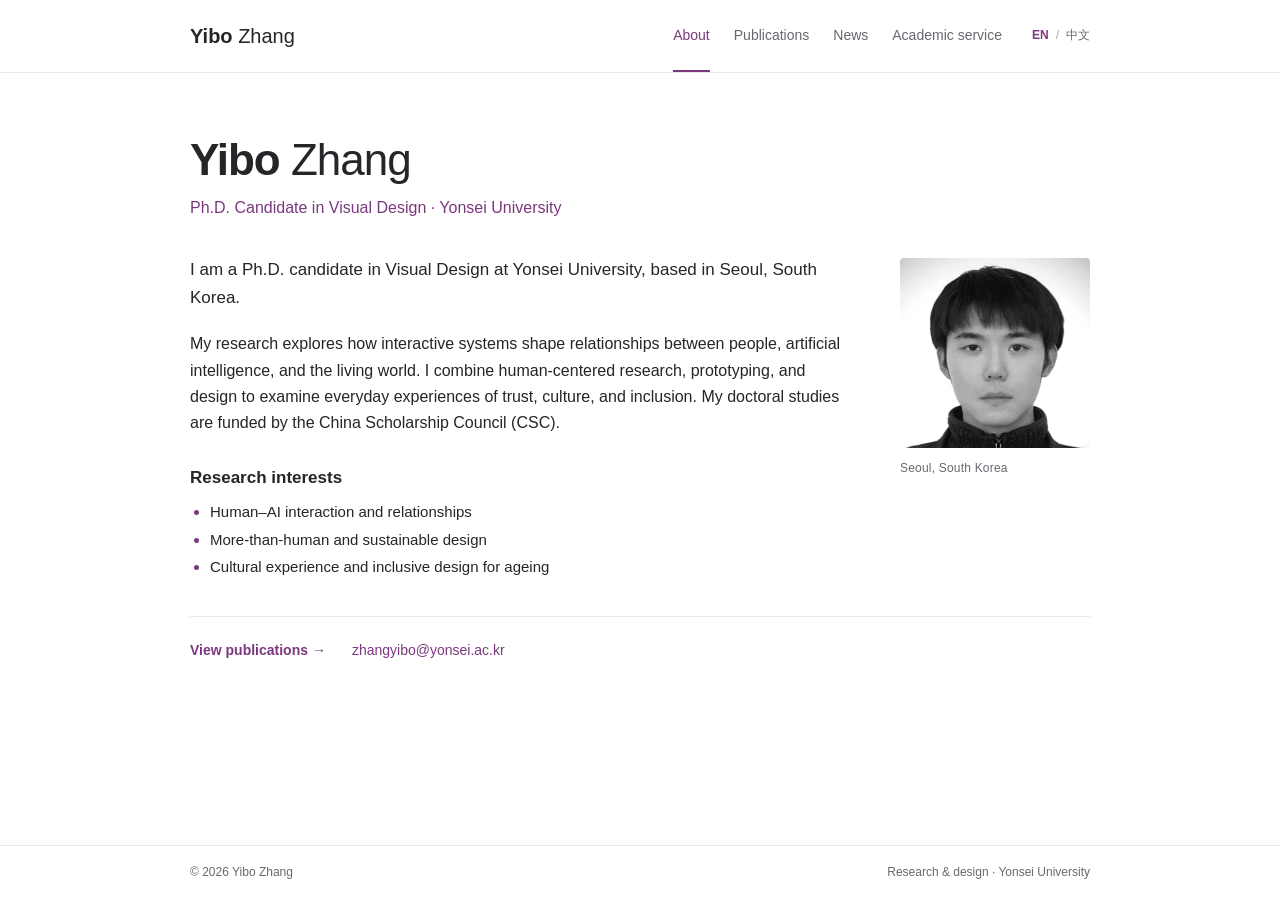
<file: index.html>
<!doctype html>
<html lang="en"><head><meta charset="utf-8"><meta name="viewport" content="width=device-width, initial-scale=1"><meta name="theme-color" content="#ffffff"><meta name="description" content="Yibo Zhang is a Ph.D. candidate in Visual Design at Yonsei University, researching human–AI interaction, more-than-human design, and inclusive experiences."><meta property="og:type" content="website"><meta property="og:title" content="Yibo Zhang · Yonsei University"><meta property="og:description" content="Ph.D. Candidate in Visual Design · Research and publications"><meta property="og:image" content="https://yibozhangdesign.github.io/assets/portrait.webp"><meta property="og:url" content="https://yibozhangdesign.github.io/"><link rel="canonical" href="https://yibozhangdesign.github.io/"><title>Yibo Zhang · Yonsei University</title><link rel="stylesheet" href="styles.css?v=20261112-shanghai"><script type="application/ld+json">{"@context":"https://schema.org","@type":"Person","name":"Yibo Zhang","jobTitle":"Ph.D. Candidate in Visual Design","affiliation":{"@type":"Organization","name":"Yonsei University"},"url":"https://yibozhangdesign.github.io/"}</script><script src="script.js?v=20261112-shanghai" defer></script></head>
<body data-page="about"><a class="skip-link" href="#main" data-i18n="skip">Skip to content</a><header class="site-header"><div class="nav-shell"><a class="site-name" href="index.html"><strong>Yibo</strong> Zhang</a><button class="menu-toggle" type="button" aria-expanded="false" aria-controls="primary-nav" data-i18n="menu">Menu</button><nav id="primary-nav" aria-label="Primary navigation"><a href="index.html" data-i18n="about" aria-current="page">About</a><a href="publications.html" data-i18n="publications">Publications</a><a href="news.html" data-i18n="news">News</a><a href="service.html" data-i18n="service">Academic service</a></nav><div class="language" role="group" aria-label="Language"><button type="button" data-lang="en" aria-pressed="true">EN</button><span aria-hidden="true">/</span><button type="button" data-lang="zh" aria-pressed="false">中文</button></div></div></header>
<main id="main" class="page home-page">
  <header class="page-heading"><h1><strong>Yibo</strong> Zhang</h1><p class="affiliation" data-i18n="affiliation">Ph.D. Candidate in Visual Design · Yonsei University</p></header>
  <section class="profile" aria-label="About Yibo Zhang">
    <div class="bio"><p class="bio-lead" data-i18n="bioLead">I am a Ph.D. candidate in Visual Design at Yonsei University, based in Seoul, South Korea.</p><p data-i18n="bioBody">My research explores how interactive systems shape relationships between people, artificial intelligence, and the living world. I combine human-centered research, prototyping, and design to examine everyday experiences of trust, culture, and inclusion. My doctoral studies are funded by the China Scholarship Council (CSC).</p><h2 class="small-heading" data-i18n="interestsTitle">Research interests</h2><ul class="interests"><li data-i18n="interest1">Human–AI interaction and relationships</li><li data-i18n="interest2">More-than-human and sustainable design</li><li data-i18n="interest3">Cultural experience and inclusive design for ageing</li></ul></div>
    <figure class="portrait"><img src="assets/portrait.webp" width="190" height="190" alt="Yibo Zhang"><figcaption data-i18n="location">Seoul, South Korea</figcaption></figure>
  </section>
  <div class="home-links"><a href="publications.html" data-i18n="viewPublications">View publications →</a><a href="mailto:zhangyibo@yonsei.ac.kr">zhangyibo@yonsei.ac.kr</a></div>
</main>
<footer class="site-footer"><div class="footer-inner"><span>© 2026 Yibo Zhang</span><span data-i18n="footer">Research &amp; design · Yonsei University</span></div></footer></body></html>
</file>
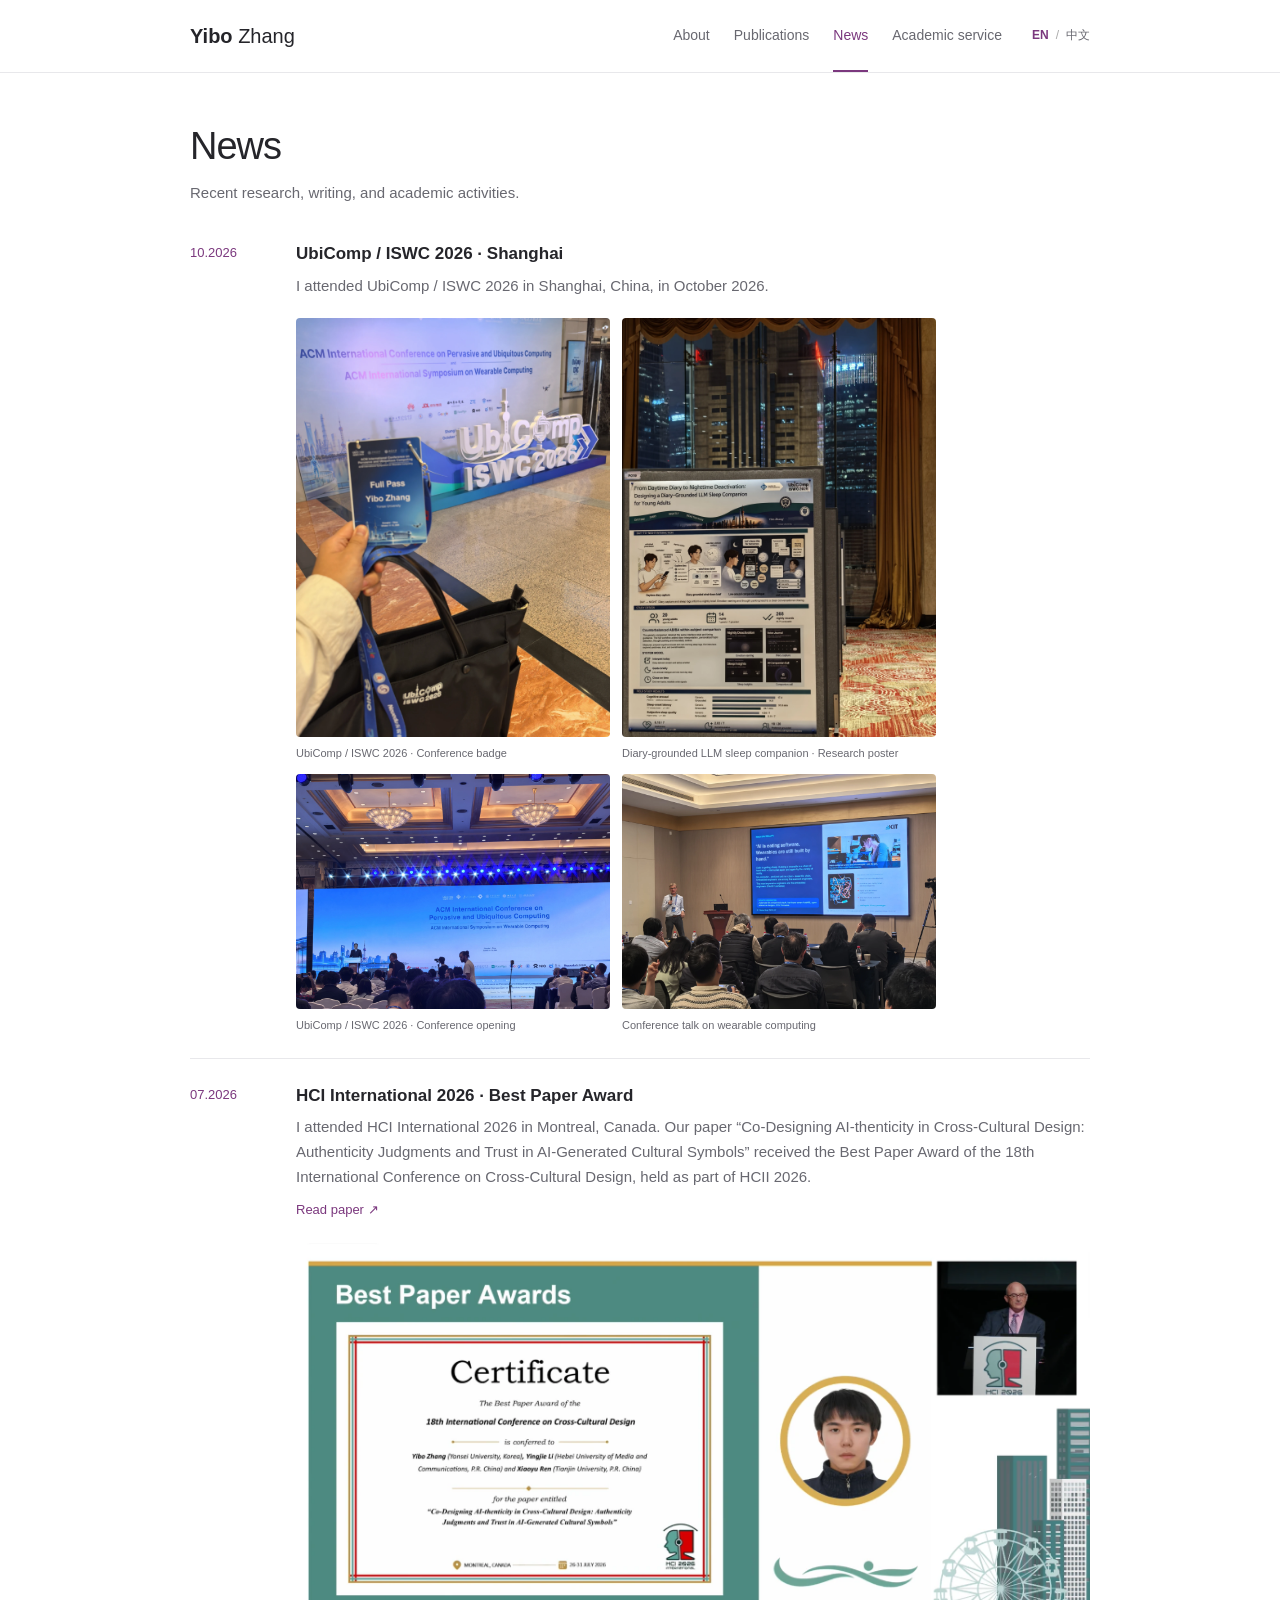
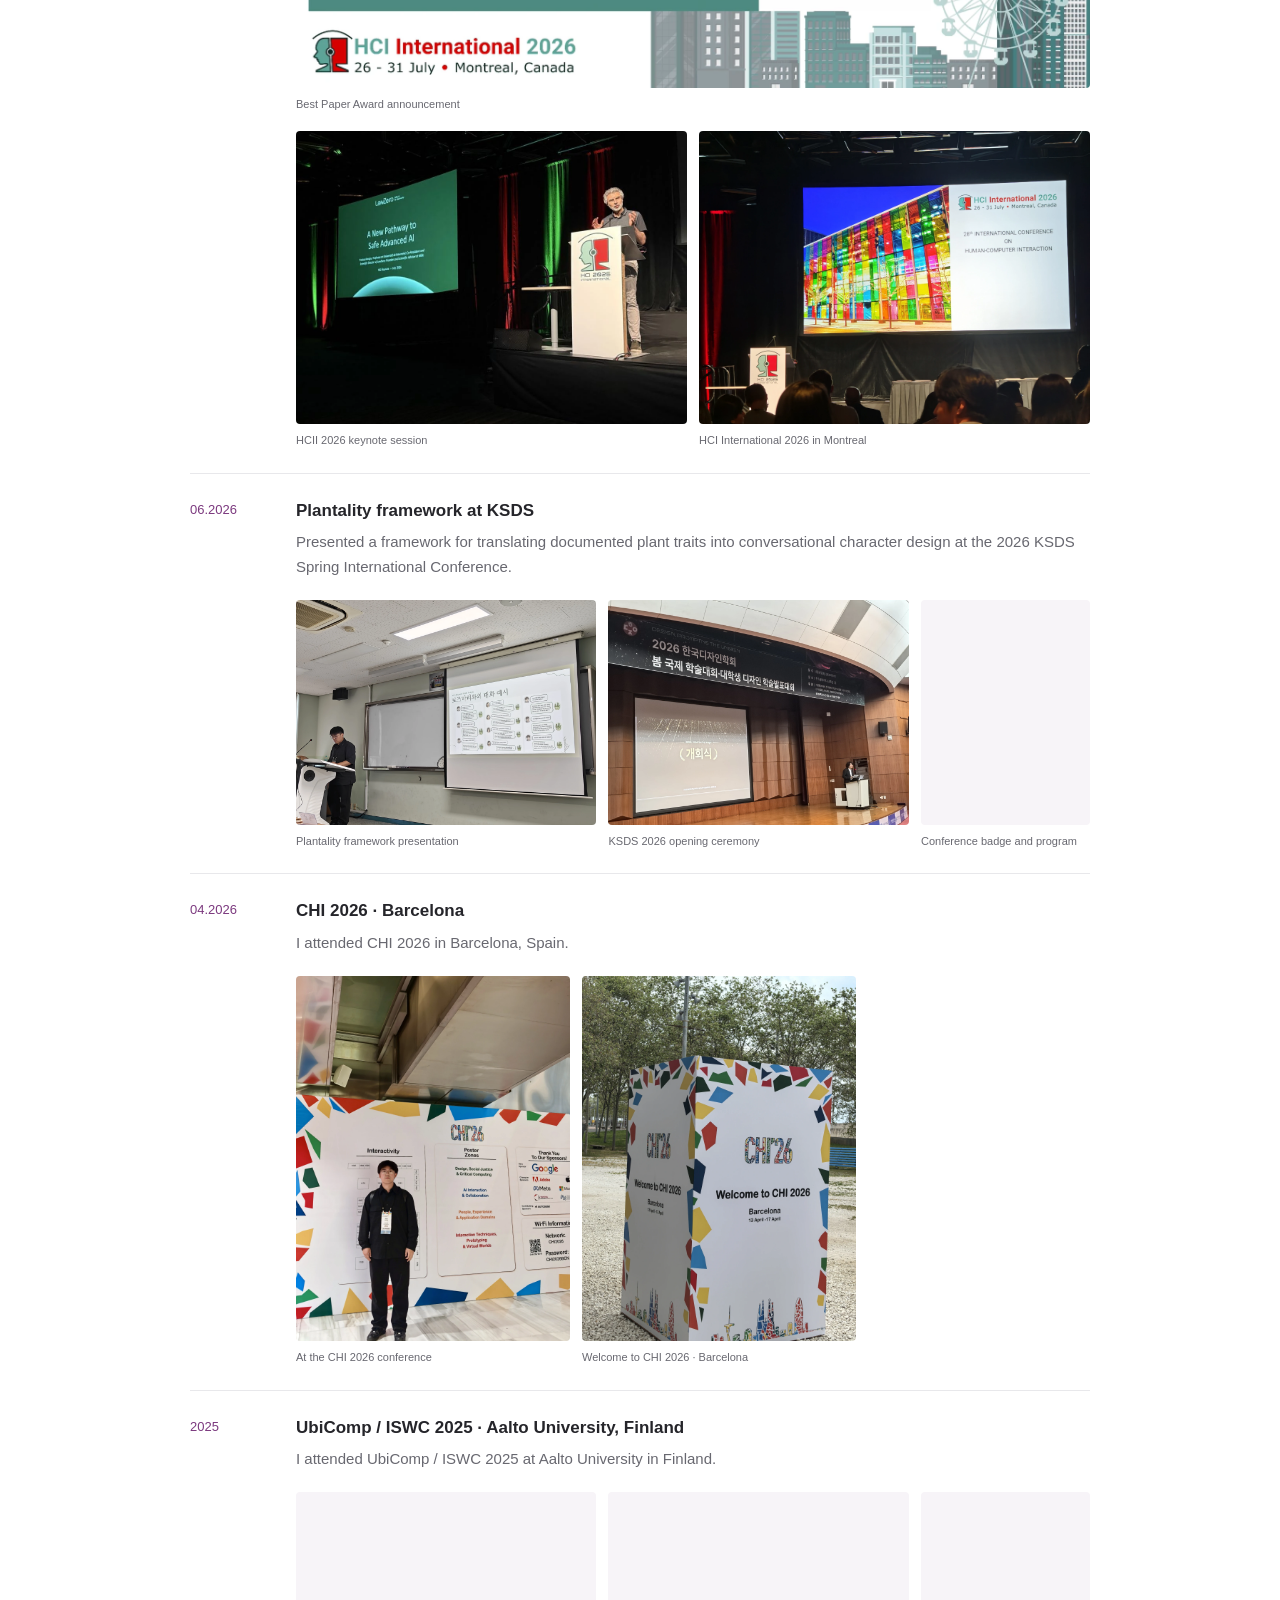
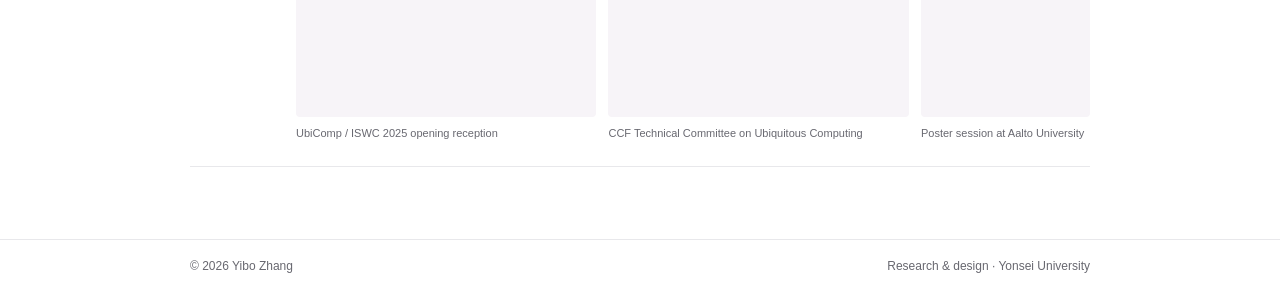
<file: news.html>
<!doctype html>
<html lang="en"><head><meta charset="utf-8"><meta name="viewport" content="width=device-width, initial-scale=1"><meta name="theme-color" content="#ffffff"><meta name="description" content="Yibo Zhang is a Ph.D. candidate in Visual Design at Yonsei University, researching human–AI interaction, more-than-human design, and inclusive experiences."><meta property="og:type" content="website"><meta property="og:title" content="Yibo Zhang · Yonsei University"><meta property="og:description" content="Ph.D. Candidate in Visual Design · Research and publications"><meta property="og:image" content="https://yibozhangdesign.github.io/assets/portrait.webp"><meta property="og:url" content="https://yibozhangdesign.github.io/news.html"><link rel="canonical" href="https://yibozhangdesign.github.io/news.html"><title>Yibo Zhang · Yonsei University</title><link rel="stylesheet" href="styles.css?v=20261112-shanghai"><script type="application/ld+json">{"@context":"https://schema.org","@type":"Person","name":"Yibo Zhang","jobTitle":"Ph.D. Candidate in Visual Design","affiliation":{"@type":"Organization","name":"Yonsei University"},"url":"https://yibozhangdesign.github.io/"}</script><script src="script.js?v=20261112-shanghai" defer></script></head>
<body data-page="news"><a class="skip-link" href="#main" data-i18n="skip">Skip to content</a><header class="site-header"><div class="nav-shell"><a class="site-name" href="index.html"><strong>Yibo</strong> Zhang</a><button class="menu-toggle" type="button" aria-expanded="false" aria-controls="primary-nav" data-i18n="menu">Menu</button><nav id="primary-nav" aria-label="Primary navigation"><a href="index.html" data-i18n="about">About</a><a href="publications.html" data-i18n="publications">Publications</a><a href="news.html" data-i18n="news" aria-current="page">News</a><a href="service.html" data-i18n="service">Academic service</a></nav><div class="language" role="group" aria-label="Language"><button type="button" data-lang="en" aria-pressed="true">EN</button><span aria-hidden="true">/</span><button type="button" data-lang="zh" aria-pressed="false">中文</button></div></div></header>
<main id="main" class="page"><header class="page-heading"><h1 data-i18n="news">News</h1><p class="page-description" data-i18n="newsIntro">Recent research, writing, and academic activities.</p></header><div id="updates-list"></div></main>
<footer class="site-footer"><div class="footer-inner"><span>© 2026 Yibo Zhang</span><span data-i18n="footer">Research &amp; design · Yonsei University</span></div></footer></body></html>
</file>
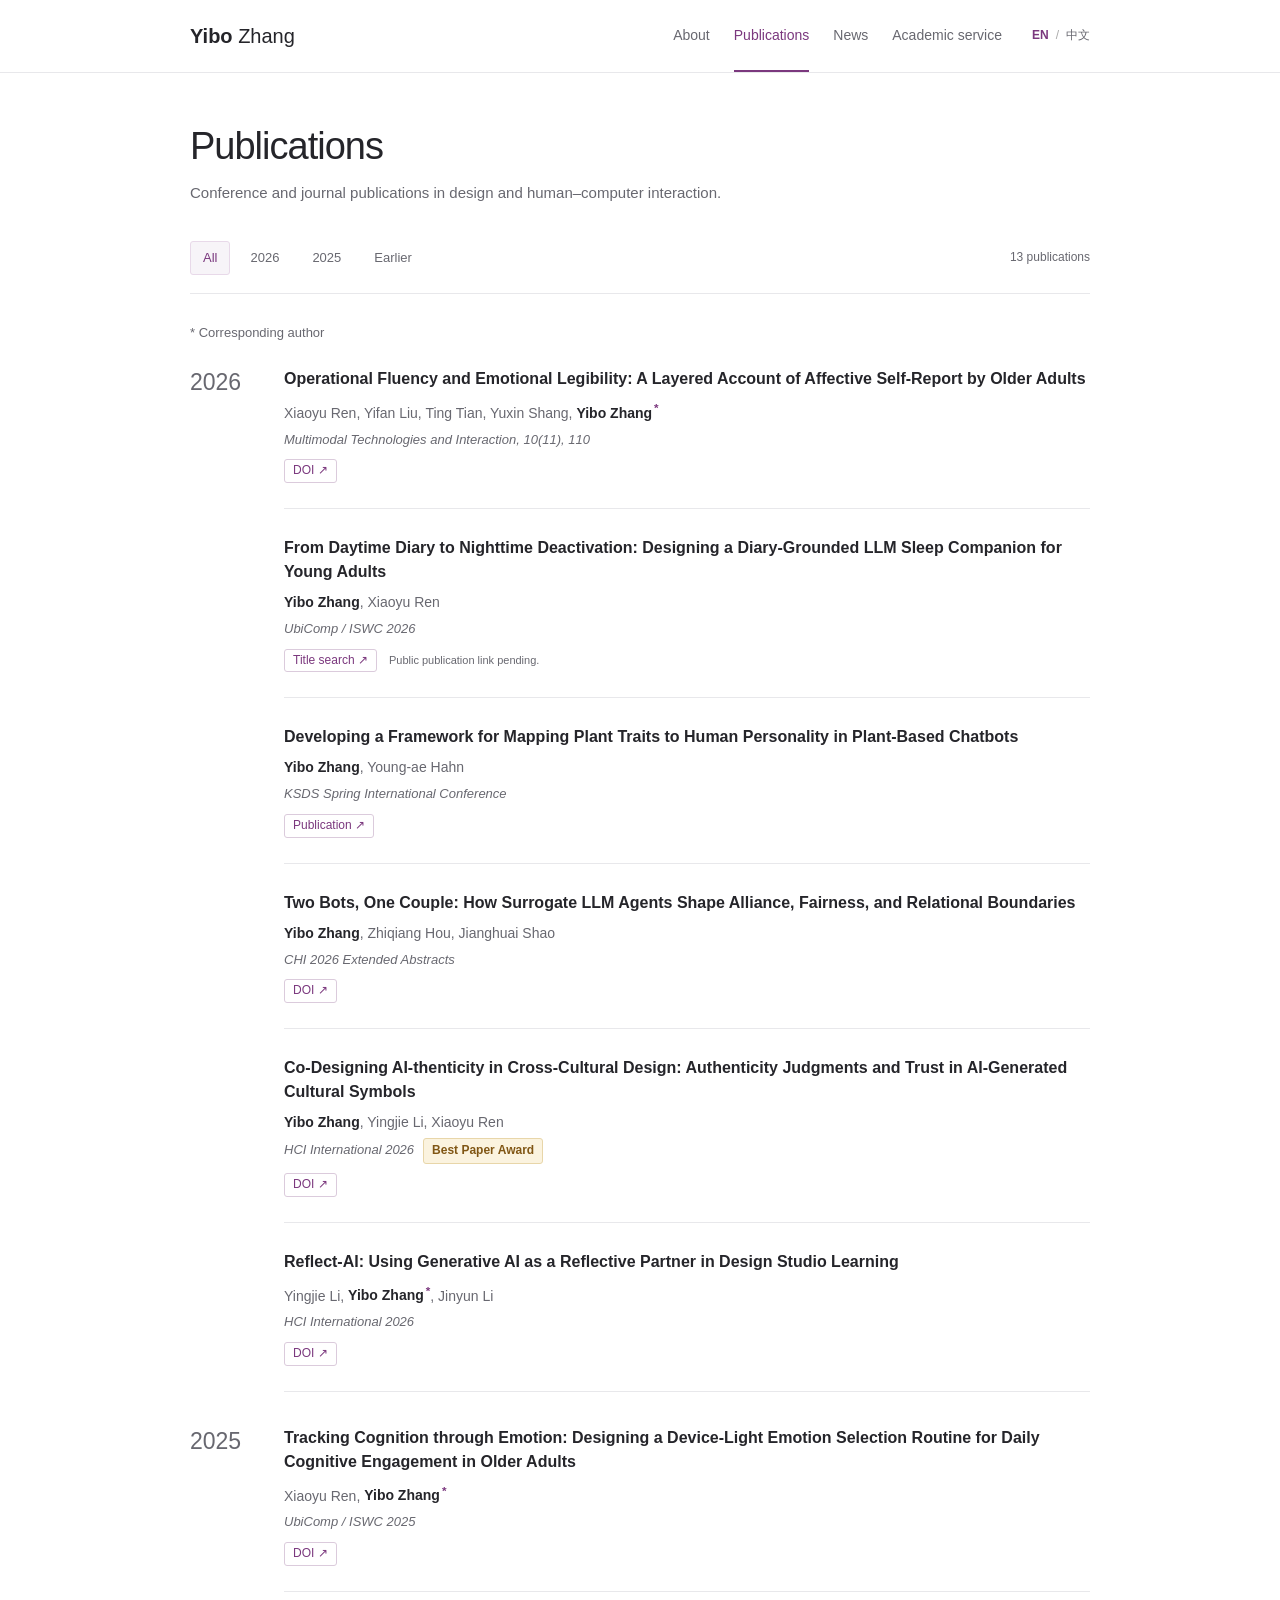
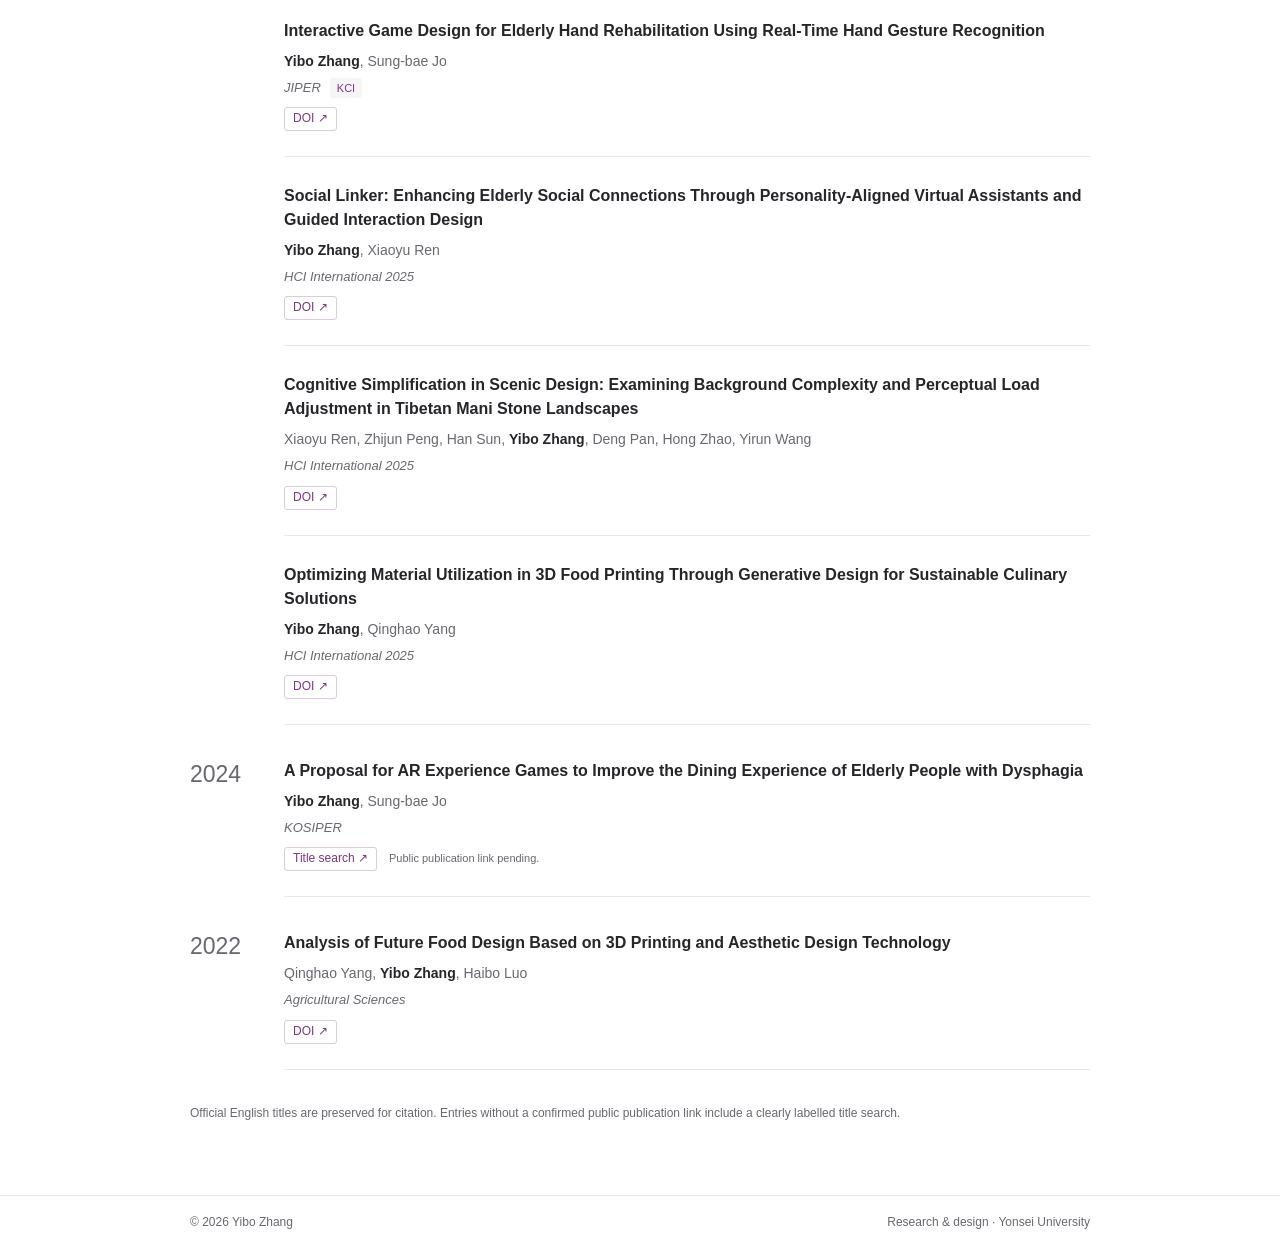
<file: publications.html>
<!doctype html>
<html lang="en"><head><meta charset="utf-8"><meta name="viewport" content="width=device-width, initial-scale=1"><meta name="theme-color" content="#ffffff"><meta name="description" content="Yibo Zhang is a Ph.D. candidate in Visual Design at Yonsei University, researching human–AI interaction, more-than-human design, and inclusive experiences."><meta property="og:type" content="website"><meta property="og:title" content="Yibo Zhang · Yonsei University"><meta property="og:description" content="Ph.D. Candidate in Visual Design · Research and publications"><meta property="og:image" content="https://yibozhangdesign.github.io/assets/portrait.webp"><meta property="og:url" content="https://yibozhangdesign.github.io/publications.html"><link rel="canonical" href="https://yibozhangdesign.github.io/publications.html"><title>Yibo Zhang · Yonsei University</title><link rel="stylesheet" href="styles.css?v=20261112-shanghai"><script type="application/ld+json">{"@context":"https://schema.org","@type":"Person","name":"Yibo Zhang","jobTitle":"Ph.D. Candidate in Visual Design","affiliation":{"@type":"Organization","name":"Yonsei University"},"url":"https://yibozhangdesign.github.io/"}</script><script src="script.js?v=20261112-shanghai" defer></script></head>
<body data-page="publications"><a class="skip-link" href="#main" data-i18n="skip">Skip to content</a><header class="site-header"><div class="nav-shell"><a class="site-name" href="index.html"><strong>Yibo</strong> Zhang</a><button class="menu-toggle" type="button" aria-expanded="false" aria-controls="primary-nav" data-i18n="menu">Menu</button><nav id="primary-nav" aria-label="Primary navigation"><a href="index.html" data-i18n="about">About</a><a href="publications.html" data-i18n="publications" aria-current="page">Publications</a><a href="news.html" data-i18n="news">News</a><a href="service.html" data-i18n="service">Academic service</a></nav><div class="language" role="group" aria-label="Language"><button type="button" data-lang="en" aria-pressed="true">EN</button><span aria-hidden="true">/</span><button type="button" data-lang="zh" aria-pressed="false">中文</button></div></div></header>
<main id="main" class="page"><header class="page-heading"><h1 data-i18n="publications">Publications</h1><p class="page-description" data-i18n="pubIntro">Conference and journal publications in design and human–computer interaction.</p></header><div class="publication-tools"><div class="filters" role="group" aria-label="Publication year"><button type="button" data-filter="all" aria-pressed="true" data-i18n="all">All</button><button type="button" data-filter="2026" aria-pressed="false">2026</button><button type="button" data-filter="2025" aria-pressed="false">2025</button><button type="button" data-filter="earlier" aria-pressed="false" data-i18n="earlier">Earlier</button></div><p id="pub-count" class="count" aria-live="polite"></p></div><p class="author-legend" data-i18n="authorLegend">* Corresponding author</p><div id="publication-list"></div><p class="publication-note" data-i18n="pubNote">Official English titles are preserved for citation. Where a public publication page is not yet available, a clearly labelled title search is provided.</p></main>
<footer class="site-footer"><div class="footer-inner"><span>© 2026 Yibo Zhang</span><span data-i18n="footer">Research &amp; design · Yonsei University</span></div></footer></body></html>
</file>
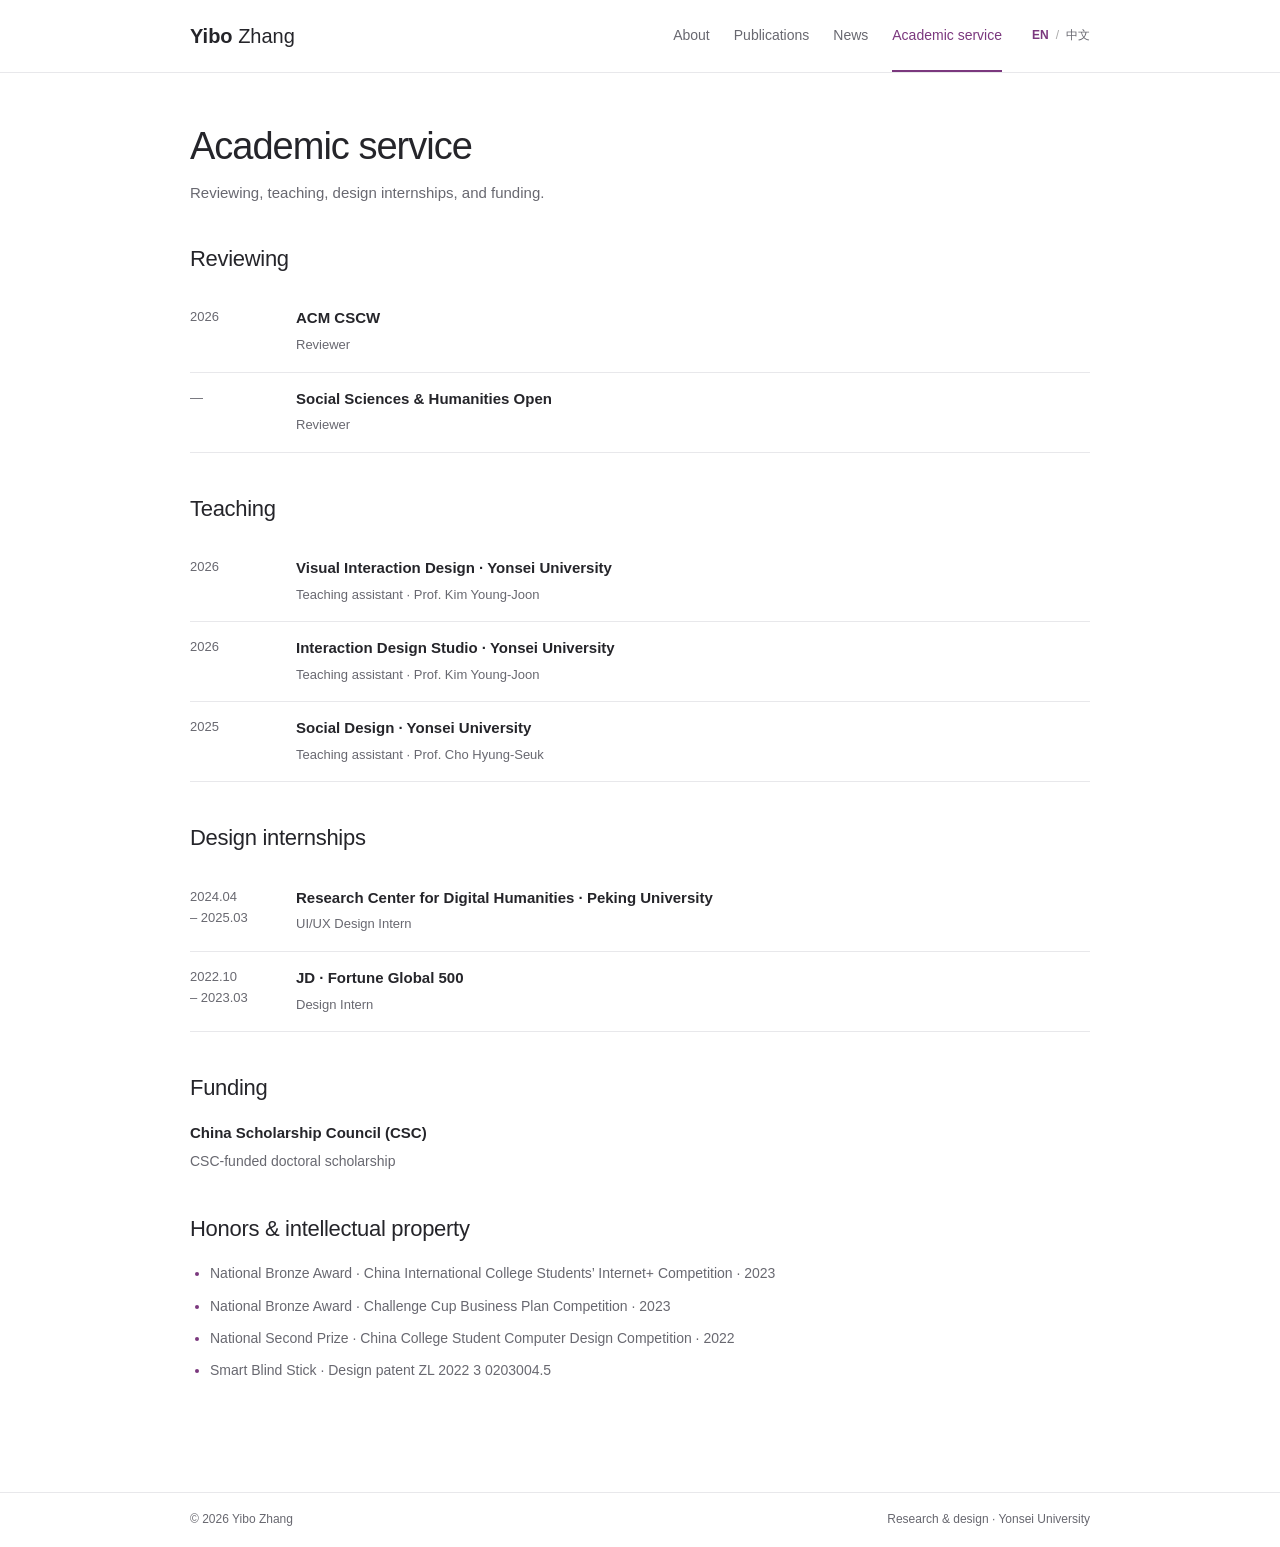
<file: service.html>
<!doctype html>
<html lang="en"><head><meta charset="utf-8"><meta name="viewport" content="width=device-width, initial-scale=1"><meta name="theme-color" content="#ffffff"><meta name="description" content="Yibo Zhang is a Ph.D. candidate in Visual Design at Yonsei University, researching human–AI interaction, more-than-human design, and inclusive experiences."><meta property="og:type" content="website"><meta property="og:title" content="Yibo Zhang · Yonsei University"><meta property="og:description" content="Ph.D. Candidate in Visual Design · Research and publications"><meta property="og:image" content="https://yibozhangdesign.github.io/assets/portrait.webp"><meta property="og:url" content="https://yibozhangdesign.github.io/service.html"><link rel="canonical" href="https://yibozhangdesign.github.io/service.html"><title>Yibo Zhang · Yonsei University</title><link rel="stylesheet" href="styles.css?v=20261112-shanghai"><script type="application/ld+json">{"@context":"https://schema.org","@type":"Person","name":"Yibo Zhang","jobTitle":"Ph.D. Candidate in Visual Design","affiliation":{"@type":"Organization","name":"Yonsei University"},"url":"https://yibozhangdesign.github.io/"}</script><script src="script.js?v=20261112-shanghai" defer></script></head>
<body data-page="service"><a class="skip-link" href="#main" data-i18n="skip">Skip to content</a><header class="site-header"><div class="nav-shell"><a class="site-name" href="index.html"><strong>Yibo</strong> Zhang</a><button class="menu-toggle" type="button" aria-expanded="false" aria-controls="primary-nav" data-i18n="menu">Menu</button><nav id="primary-nav" aria-label="Primary navigation"><a href="index.html" data-i18n="about">About</a><a href="publications.html" data-i18n="publications">Publications</a><a href="news.html" data-i18n="news">News</a><a href="service.html" data-i18n="service" aria-current="page">Academic service</a></nav><div class="language" role="group" aria-label="Language"><button type="button" data-lang="en" aria-pressed="true">EN</button><span aria-hidden="true">/</span><button type="button" data-lang="zh" aria-pressed="false">中文</button></div></div></header>
<main id="main" class="page"><header class="page-heading"><h1 data-i18n="service">Academic service</h1><p class="page-description" data-i18n="serviceIntro">Reviewing, teaching, design internships, and funding.</p></header><section class="service-section"><h2 data-i18n="reviewing">Reviewing</h2><dl class="record-list"><div><dt>2026</dt><dd><strong>ACM CSCW</strong><span data-i18n="reviewer">Reviewer</span></dd></div><div><dt>—</dt><dd><strong>Social Sciences &amp; Humanities Open</strong><span data-i18n="reviewer">Reviewer</span></dd></div></dl></section><section class="service-section"><h2 data-i18n="teaching">Teaching</h2><dl class="record-list"><div><dt>2026</dt><dd><strong data-i18n="visualInteraction">Visual Interaction Design · Yonsei University</strong><span data-i18n="taKim">Teaching assistant · Prof. Kim Young-Joon</span></dd></div><div><dt>2026</dt><dd><strong data-i18n="interactionStudio">Interaction Design Studio · Yonsei University</strong><span data-i18n="taKim">Teaching assistant · Prof. Kim Young-Joon</span></dd></div><div><dt>2025</dt><dd><strong data-i18n="socialDesign">Social Design · Yonsei University</strong><span data-i18n="taCho">Teaching assistant · Prof. Cho Hyung-Seuk</span></dd></div></dl></section><section class="service-section"><h2 data-i18n="practice">Design internships</h2><dl class="record-list"><div><dt class="date-range"><span>2024.04</span><span>– 2025.03</span></dt><dd><strong data-i18n="pkudh">Research Center for Digital Humanities · Peking University</strong><span data-i18n="uxIntern">UI/UX Design Intern</span></dd></div><div><dt class="date-range"><span>2022.10</span><span>– 2023.03</span></dt><dd><strong data-i18n="jd">JD · Fortune Global 500</strong><span data-i18n="designIntern">Design Intern</span></dd></div></dl></section><section class="service-section"><h2 data-i18n="funding">Funding</h2><p class="funding-record"><strong data-i18n="csc">China Scholarship Council (CSC)</strong><span data-i18n="cscProgram">CSC-funded doctoral scholarship</span></p></section><section class="service-section"><h2 data-i18n="honors">Honors &amp; intellectual property</h2><ul class="honor-list"><li data-i18n="honor1">National Bronze Award · China International College Students’ Internet+ Competition · 2023</li><li data-i18n="honor2">National Bronze Award · Challenge Cup Business Plan Competition · 2023</li><li data-i18n="honor3">National Second Prize · China College Student Computer Design Competition · 2022</li><li data-i18n="patent">Smart Blind Stick · Design patent ZL 2022 3 0203004.5</li></ul></section></main>
<footer class="site-footer"><div class="footer-inner"><span>© 2026 Yibo Zhang</span><span data-i18n="footer">Research &amp; design · Yonsei University</span></div></footer></body></html>
</file>
<file: styles.css>
:root{--ink:#25252a;--muted:#686870;--accent:#7b387e;--line:#e8e8eb;--paper:#fff;--soft:#f7f4f8;--width:900px}
.date-range span{display:block;white-space:nowrap}.funding-record{margin:0;font-size:15px}.funding-record strong{display:block;font-weight:600}.funding-record span{display:block;font-size:14px;color:var(--muted);margin-top:4px}
.news-content{min-width:0}.news-gallery{display:grid;grid-template-columns:4fr 4fr 2.25fr;gap:12px;margin-top:20px;align-items:start}.news-photo{min-width:0;margin:0}.news-photo a{display:block;border-radius:4px}.news-photo img{display:block;width:100%;height:auto;border-radius:4px;background:var(--soft)}.news-photo a:hover{outline:1px solid var(--accent);outline-offset:3px}.news-photo figcaption{color:var(--muted);font-size:11px;line-height:1.5;margin-top:8px}
@media(max-width:600px){.news-gallery{grid-template-columns:1fr 1fr;gap:16px 12px}.news-photo:first-child{grid-column:1/-1}.news-photo:nth-child(3) img{max-height:220px;width:100%;object-fit:contain;object-position:top}.news-photo figcaption{font-size:11px}}
.news-gallery-featured{grid-template-columns:1fr 1fr;gap:18px 12px}.news-gallery-featured .news-photo:first-child{grid-column:1/-1}.news-gallery-featured .news-photo img{max-height:none;object-fit:initial}
.news-gallery-pair{grid-template-columns:1fr 1fr;max-width:560px}.news-gallery-pair .news-photo:first-child{grid-column:auto}
.corresponding-mark{color:var(--accent);margin-left:2px}.author-legend{font-size:13px;color:var(--muted);margin:0 0 24px}.award-badge{display:inline-block;font-style:normal;font-size:12px;font-weight:600;color:#805614;background:#fbf3df;border:1px solid #e8d6a9;border-radius:3px;padding:2px 8px;margin-left:9px}.news-paper-link{display:inline-block;font-size:13px;margin-top:10px}
*{box-sizing:border-box}html{scroll-behavior:smooth}body{margin:0;background:var(--paper);color:var(--ink);font-family:-apple-system,BlinkMacSystemFont,"Segoe UI","Noto Sans SC","Microsoft YaHei",sans-serif;font-size:16px;line-height:1.65;min-height:100vh;display:flex;flex-direction:column}a{color:var(--accent);text-decoration:none;text-underline-offset:4px}a:hover{text-decoration:underline}button{font:inherit;color:inherit;cursor:pointer}a:focus-visible,button:focus-visible{outline:2px solid var(--accent);outline-offset:4px}.skip-link{position:fixed;top:-100px;left:20px;z-index:20;padding:10px 20px;background:var(--paper);border:1px solid var(--accent)}.skip-link:focus{top:10px}.site-header{border-bottom:1px solid var(--line);background:var(--paper)}.nav-shell{max-width:var(--width);min-height:72px;margin:auto;display:flex;align-items:center;gap:30px}.site-name{font-size:20px;font-weight:300;white-space:nowrap;color:var(--ink);margin-right:auto}.site-name strong{font-weight:650}#primary-nav{display:flex;align-items:center;gap:24px}#primary-nav a{font-size:14px;color:var(--muted);padding:24px 0;position:relative;white-space:nowrap}#primary-nav a[aria-current="page"]{color:var(--accent)}#primary-nav a[aria-current="page"]:after{content:"";position:absolute;height:2px;background:var(--accent);bottom:0;left:0;right:0}.language{display:flex;gap:7px;align-items:center;font-size:12px;color:#aaa;white-space:nowrap}.language button{padding:6px 0;background:none;border:0;color:var(--muted);font-size:12px}.language button[aria-pressed="true"]{color:var(--accent);font-weight:650}.menu-toggle{display:none}.page{width:min(var(--width),calc(100% - 48px));margin:0 auto;padding:50px 0 72px;flex:1}.page-heading{margin-bottom:35px}.page-heading h1{margin:0 0 7px;font-size:38px;line-height:1.22;letter-spacing:-1px;font-weight:400}.home-page .page-heading h1{font-size:44px;font-weight:300}.page-heading h1 strong{font-weight:680}.affiliation{color:var(--accent);margin:8px 0 0;font-size:16px}.page-description{color:var(--muted);margin:12px 0 0;font-size:15px}.profile{display:grid;grid-template-columns:minmax(0,1fr) 190px;gap:48px;align-items:start}.bio p{margin:0 0 19px}.bio-lead{font-size:17px}.portrait{margin:2px 0 0}.portrait img{width:190px;height:190px;display:block;object-fit:cover;border-radius:4px}.portrait figcaption{font-size:12px;margin-top:11px;color:var(--muted);letter-spacing:.2px}.small-heading{font-size:17px;font-weight:600;margin:27px 0 8px}.interests{margin:0;padding-left:20px;font-size:15px}.interests li{margin:3px 0}.interests li::marker{color:var(--accent)}.home-links{display:flex;flex-wrap:wrap;gap:13px 26px;border-top:1px solid var(--line);margin-top:33px;padding-top:22px;font-size:14px}.home-links a:first-child{font-weight:600}.site-footer{border-top:1px solid var(--line);color:var(--muted);font-size:12px}.footer-inner{max-width:var(--width);margin:auto;display:flex;justify-content:space-between;gap:20px;padding:17px 0}.publication-tools{display:flex;align-items:center;justify-content:space-between;gap:20px;border-bottom:1px solid var(--line);padding-bottom:18px;margin-bottom:28px}.filters{display:flex;gap:7px;flex-wrap:wrap}.filters button{background:none;border:1px solid transparent;border-radius:3px;padding:5px 12px;font-size:13px;color:var(--muted)}.filters button[aria-pressed="true"]{background:var(--soft);border-color:#e8d9e9;color:var(--accent)}.filters button:hover{background:var(--soft)}.count{font-size:12px;color:var(--muted);margin:0;white-space:nowrap}.publication-year{display:grid;grid-template-columns:72px minmax(0,1fr);gap:22px;margin-bottom:34px}.publication-year>h2{font-weight:500;font-size:23px;color:var(--muted);margin:0;line-height:1.35}.publication{margin:0 0 27px;padding:0 0 25px;border-bottom:1px solid var(--line)}.publication:last-child{margin-bottom:0}.publication h3{font-size:16px;line-height:1.5;font-weight:600;margin:0 0 7px}.publication h3 a{color:var(--ink)}.publication h3 a:hover{color:var(--accent)}.authors{font-size:14px;margin:0 0 4px;color:var(--muted)}.authors strong{color:var(--ink);font-weight:600}.venue{margin:0;font-style:italic;font-size:13px;color:var(--muted)}.status{display:inline-block;font-style:normal;font-size:11px;background:var(--soft);color:var(--accent);padding:1px 7px;margin-left:9px;border-radius:3px}.paper-links{display:flex;align-items:baseline;flex-wrap:wrap;gap:12px;margin-top:9px;font-size:12px}.paper-links>a{border:1px solid #dbcbdc;border-radius:3px;padding:1px 8px}.paper-links>a:hover{background:var(--soft);text-decoration:none}.pending-link{color:var(--muted);font-size:11px}.publication-note{font-size:12px;color:var(--muted);margin:12px 0 0;max-width:720px}.news-item{display:grid;grid-template-columns:82px minmax(0,1fr);gap:24px;border-bottom:1px solid var(--line);padding:24px 0}.news-item:first-child{padding-top:0}.news-item time{color:var(--accent);font-size:13px;line-height:1.8}.news-item h2{font-size:17px;font-weight:600;line-height:1.5;margin:0 0 7px}.news-item p{font-size:15px;color:var(--muted);margin:0}.service-section{margin:0 0 38px}.service-section h2{font-size:22px;font-weight:500;margin:0 0 15px;letter-spacing:-.3px}.record-list{margin:0}.record-list>div{display:grid;grid-template-columns:82px minmax(0,1fr);gap:24px;padding:14px 0;border-bottom:1px solid var(--line)}.record-list dt{color:var(--muted);font-size:13px}.record-list dd{margin:0}.record-list strong{display:block;font-size:15px;font-weight:600}.record-list dd span{font-size:13px;color:var(--muted)}.honor-list{margin:0;padding-left:20px;font-size:14px;color:var(--muted)}.honor-list li{margin:9px 0}.honor-list li::marker{color:var(--accent)}
@media(min-width:1100px){.home-page{padding-top:60px;padding-bottom:62px}}
@media(max-width:960px){.nav-shell,.footer-inner{margin-left:24px;margin-right:24px}.nav-shell{gap:24px}#primary-nav{gap:20px}.profile{gap:35px}}
@media(max-width:700px){.nav-shell{min-height:65px;gap:18px;flex-wrap:wrap;position:relative}.site-name{font-size:19px}.menu-toggle{display:block;border:0;background:none;color:var(--muted);font-size:13px;padding:7px 0}.language{order:2}#primary-nav{display:none;order:3;width:100%;padding:0 0 14px;gap:18px;flex-wrap:wrap}#primary-nav.open{display:flex}#primary-nav a{padding:7px 0;font-size:13px}.page{padding-top:33px;padding-bottom:45px}.page-heading{margin-bottom:26px}.page-heading h1{font-size:32px}.home-page .page-heading h1{font-size:38px}.affiliation{font-size:14px}.profile{grid-template-columns:minmax(0,1fr) 140px;gap:22px}.portrait img{width:140px;height:140px}.portrait figcaption{font-size:11px}.bio p{font-size:15px}.bio-lead{font-size:16px}.interests{font-size:14px}.home-links{font-size:13px;gap:12px 22px}.footer-inner{font-size:11px;flex-wrap:wrap;padding:15px 0;gap:4px 20px}.publication-year{grid-template-columns:55px minmax(0,1fr);gap:16px}.publication-year>h2{font-size:20px}.publication-tools{gap:10px}.filters{gap:0}.filters button{padding:5px 9px}.news-item,.record-list>div{grid-template-columns:65px minmax(0,1fr);gap:15px}}
@media(max-width:480px){.profile{display:flex;flex-direction:column;gap:25px}.portrait{order:-1;display:flex;align-items:end;gap:16px}.portrait img{width:120px;height:120px}.portrait figcaption{margin-bottom:4px}.page-heading{margin-bottom:24px}.small-heading{margin-top:21px}.home-links{margin-top:25px;padding-top:20px}.publication-year{display:block}.publication-year>h2{margin-bottom:18px}.publication h3{font-size:15px}.authors{font-size:13px}.publication-note{font-size:11px}.count{font-size:11px}.news-item{display:block}.news-item time{display:block;margin-bottom:7px}.news-item h2{font-size:16px}.news-item p{font-size:14px}}
@media(prefers-reduced-motion:reduce){html{scroll-behavior:auto}}

.news-gallery-four{grid-template-columns:repeat(2,minmax(0,1fr));max-width:640px}.news-gallery-four .news-photo:first-child{grid-column:auto}.news-gallery-four .news-photo img{max-height:none;object-fit:initial}
</file>
